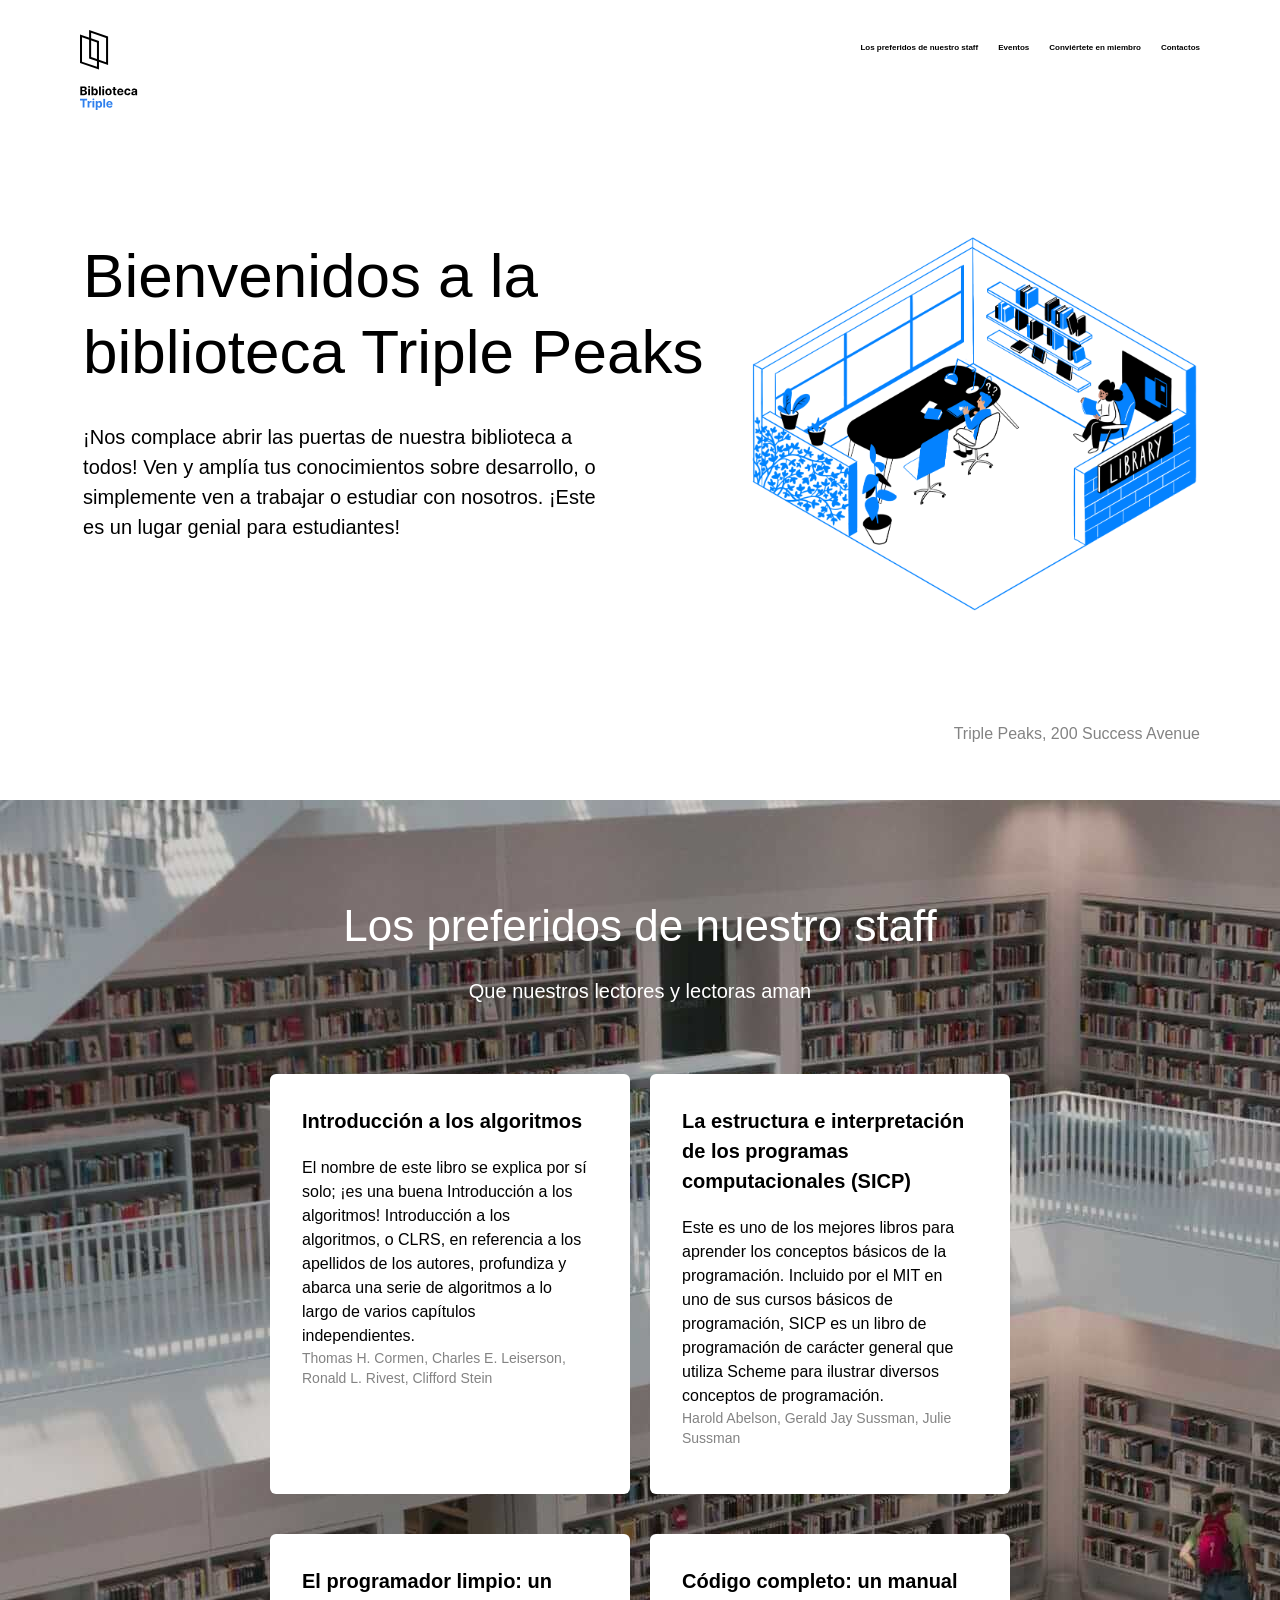
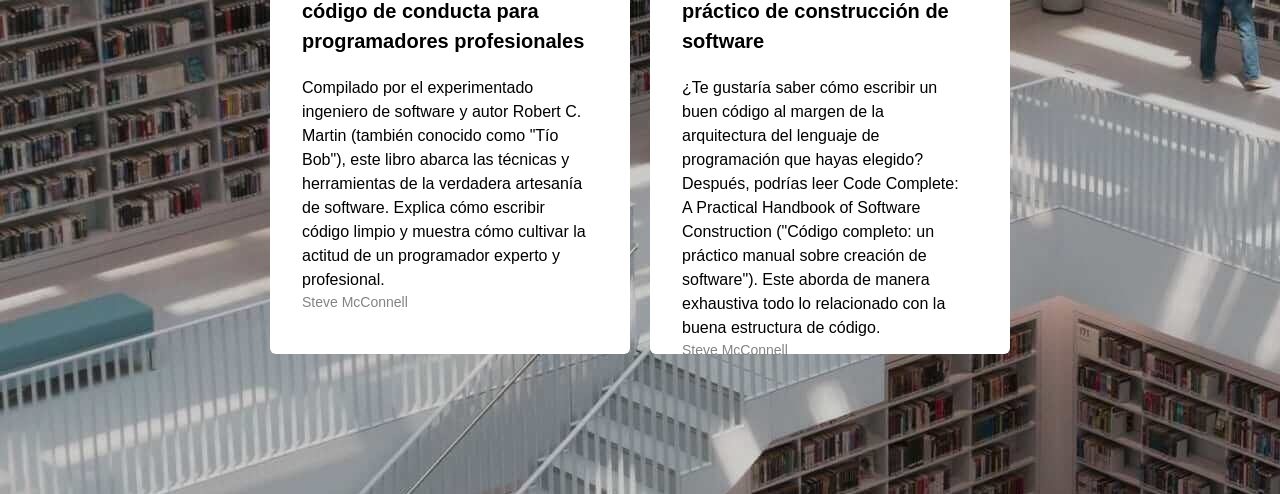
<file: web_project_2_starter-kit/index.html>
<!DOCTYPE html>
<html lang="es">
  <head>
    <meta charset="UTF-8" />
    <meta name="viewport" content="width=device-width, initial-scale=1.0" />
    <title>Biblioteca Triple Peaks</title>
    <link rel="shortcut icon" href="favicon.ico" />
    <link rel="stylesheet" href="./vendor/normalize.css" />
    <link rel="stylesheet" href="./styles/style.css" />
  </head>

  <body>
    <div class="page">
      <header class="header">
        <nav class="nav">
          <img
            src="./images/logo.svg"
            alt="Logotipo de la Biblioteca Triple Peaks"
            class="nav__logo"
          />
          <!-- Se supone que poner enlaces de navegación en una lista es la mejor práctica para escribir el código semántico, ya que permite a los lectores de pantalla hacer una pausa entre cada enlace en lugar de leer todos los enlaces como una oración. -->
          <ul class="nav__links">
            <li>
              <a class="nav__link" href="#staff-title"
                >Los preferidos de nuestro staff</a
              >
            </li>
            <li>
              <a class="nav__link">Eventos</a>
            </li>
            <li>
              <a class="nav__link">Conviértete en miembro</a>
            </li>
            <li>
              <a class="nav__link">Contactos</a>
            </li>
          </ul>
        </nav>
        <div class="header__content">
          <div class="header__text">
            <h1 class="header__title">
              Bienvenidos a la biblioteca Triple Peaks
            </h1>
            <p class="header__description">
              ¡Nos complace abrir las puertas de nuestra biblioteca a todos! Ven
              y amplía tus conocimientos sobre desarrollo, o simplemente ven a
              trabajar o estudiar con nosotros. ¡Este es un lugar genial para
              estudiantes!
            </p>
          </div>
          <img
            src="./images/inside_the_library.png"
            alt="Ilustración 'Dentro de la biblioteca'"
            class="header__image"
          />
        </div>
        <div class="header__footer">
          <p class="header__address">Triple Peaks, 200 Success Avenue</p>
        </div>
      </header>
      <main class="main">
        <section class="staff">
          <h2 class="staff__title" id="staff-title">
            Los preferidos de nuestro staff
          </h2>
          <p class="staff__subtitle">Que nuestros lectores y lectoras aman</p>
          <ul class="staff__cards">
            <li class="card">
              <div class="card__content">
                <h3 class="card__title">Introducción a los algoritmos</h3>
                <p class="card__text">
                  El nombre de este libro se explica por sí solo; ¡es una buena
                  Introducción a los algoritmos! Introducción a los algoritmos,
                  o CLRS, en referencia a los apellidos de los autores,
                  profundiza y abarca una serie de algoritmos a lo largo de
                  varios capítulos independientes.
                </p>
                <p class="card__footer">
                  Thomas H. Cormen, Charles E. Leiserson, Ronald L. Rivest,
                  Clifford Stein
                </p>
              </div>
            </li>

            <li class="card">
              <div class="card__content">
                <h3 class="card__title">
                  La estructura e interpretación de los programas
                  computacionales (SICP)
                </h3>
                <p class="card__text">
                  Este es uno de los mejores libros para aprender los conceptos
                  básicos de la programación. Incluido por el MIT en uno de sus
                  cursos básicos de programación, SICP es un libro de
                  programación de carácter general que utiliza Scheme para
                  ilustrar diversos conceptos de programación.
                </p>
                <p class="card__footer">
                  Harold Abelson, Gerald Jay Sussman, Julie Sussman
                </p>
              </div>
            </li>

            <li class="card">
              <div class="card__content">
                <h3 class="card__title">
                  El programador limpio: un código de conducta para
                  programadores profesionales
                </h3>
                <p class="card__text">
                  Compilado por el experimentado ingeniero de software y autor
                  Robert C. Martin (también conocido como "Tío Bob"), este libro
                  abarca las técnicas y herramientas de la verdadera artesanía
                  de software. Explica cómo escribir código limpio y muestra
                  cómo cultivar la actitud de un programador experto y
                  profesional.
                </p>
                <p class="card__footer">Steve McConnell</p>
              </div>
            </li>

            <li class="card">
              <div class="card__content">
                <h3 class="card__title">
                  Código completo: un manual práctico de construcción de
                  software
                </h3>
                <p class="card__text">
                  ¿Te gustaría saber cómo escribir un buen código al margen de
                  la arquitectura del lenguaje de programación que hayas
                  elegido? Después, podrías leer Code Complete: A Practical
                  Handbook of Software Construction ("Código completo: un
                  práctico manual sobre creación de software"). Este aborda de
                  manera exhaustiva todo lo relacionado con la buena estructura
                  de código.
                </p>
                <p class="card__footer">Steve McConnell</p>
              </div>
            </li>
          </ul>
        </section>
      </main>
    </div>
  </body>
</html>
</file>
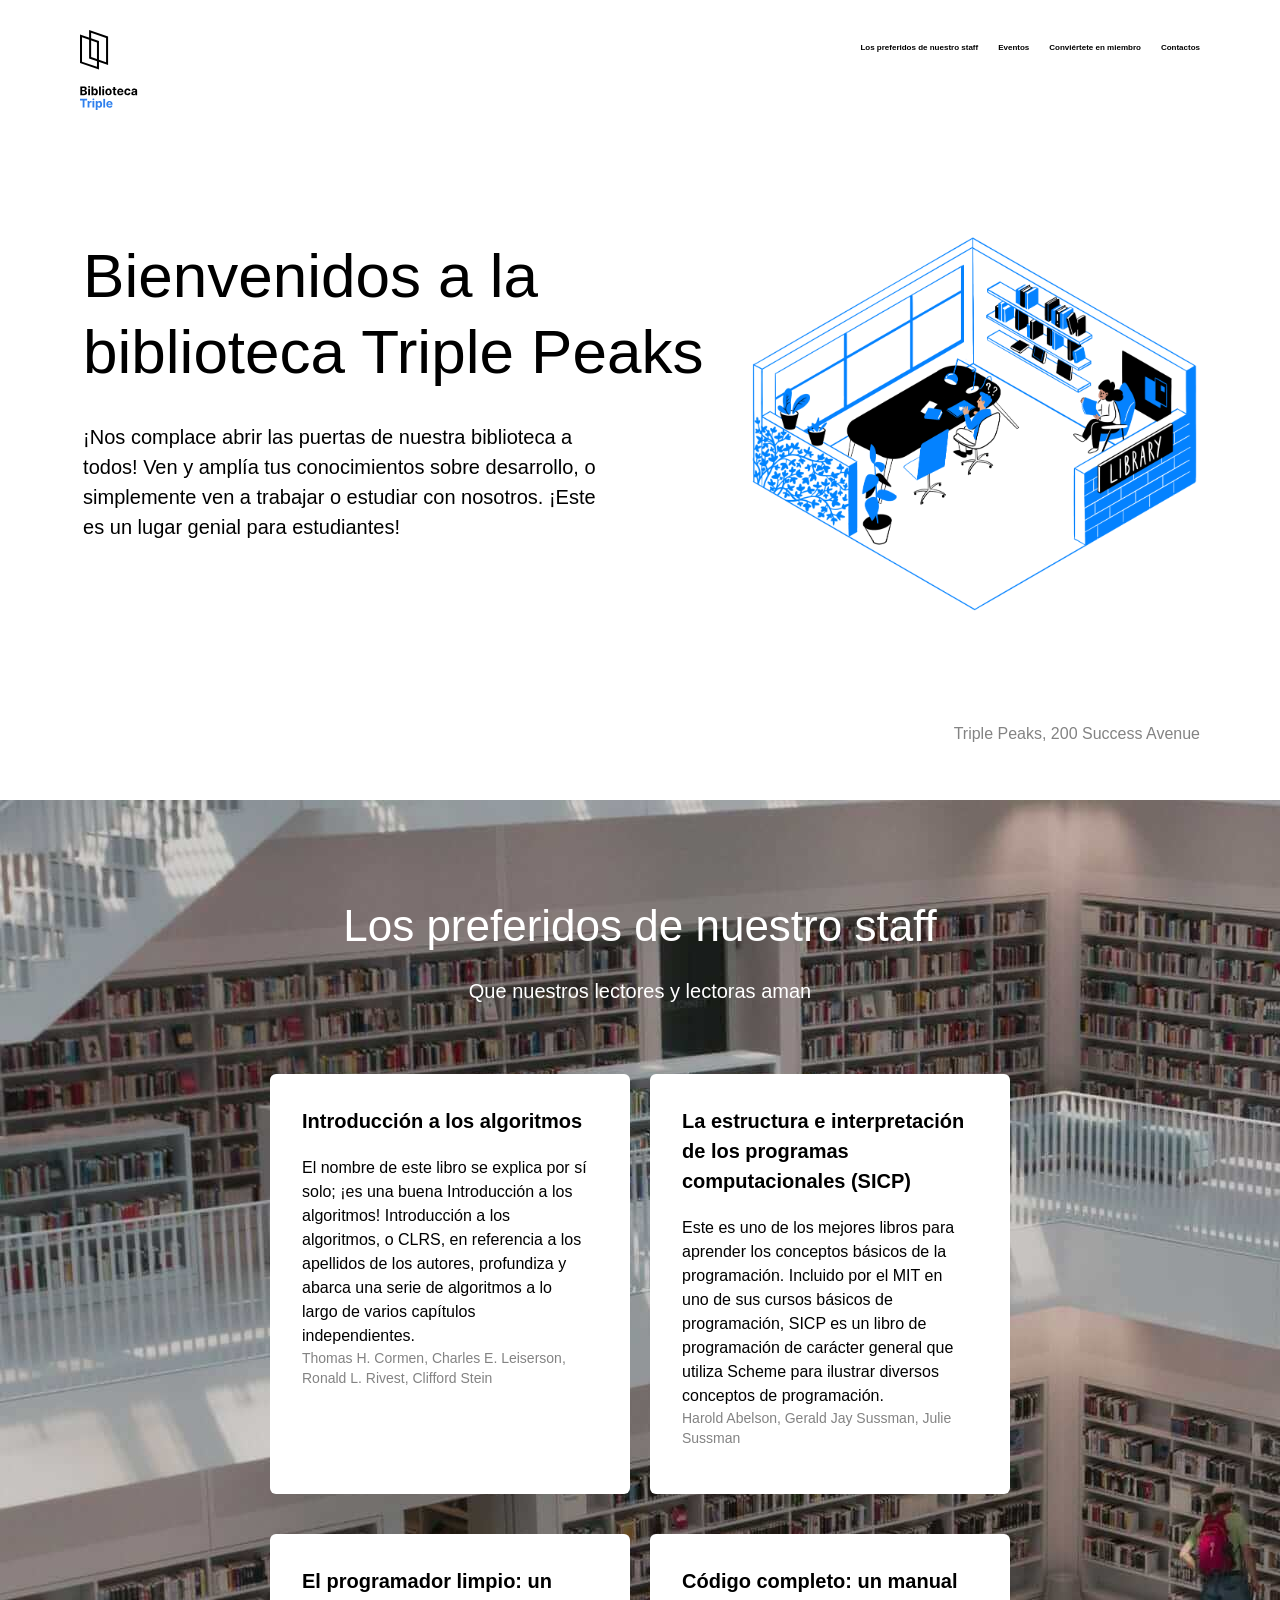
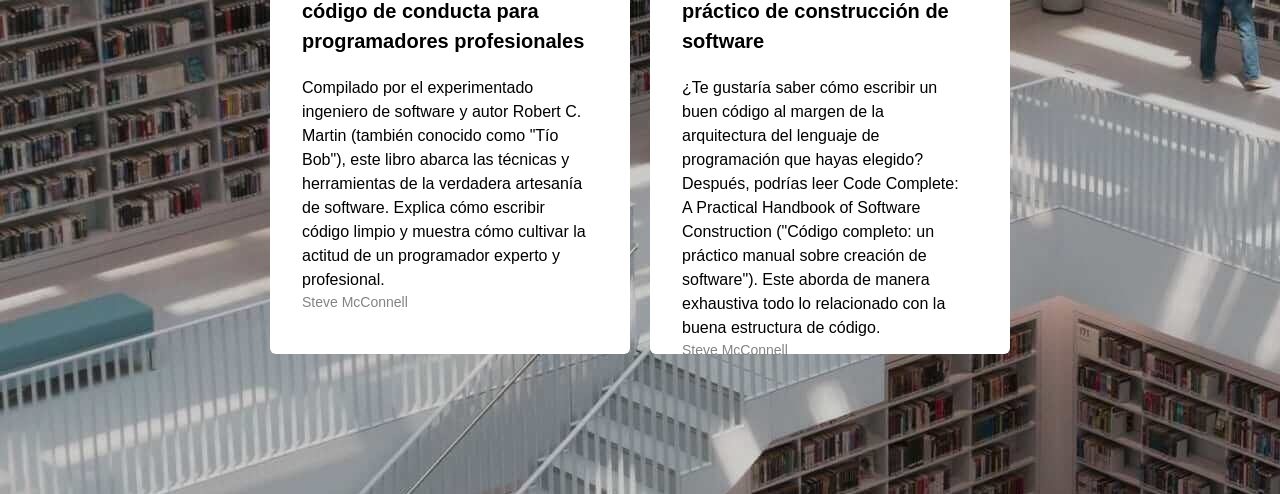
<file: web_project_2_starter-kit/web_project_2_starter-kit/index.html>
<!DOCTYPE html>
<html lang="es">
  <head>
    <meta charset="UTF-8" />
    <meta name="viewport" content="width=device-width, initial-scale=1.0" />
    <title>Biblioteca Triple Peaks</title>
    <link rel="shortcut icon" href="favicon.ico" />
    <link rel="stylesheet" href="./vendor/normalize.css" />
    <link rel="stylesheet" href="./styles/style.css" />
  </head>

  <body>
    <div class="page">
      <header class="header">
        <nav class="nav">
          <img
            src="./images/logo.svg"
            alt="Logotipo de la Biblioteca Triple Peaks"
            class="nav__logo"
          />
          <!-- Se supone que poner enlaces de navegación en una lista es la mejor práctica para escribir el código semántico, ya que permite a los lectores de pantalla hacer una pausa entre cada enlace en lugar de leer todos los enlaces como una oración. -->
          <ul class="nav__links">
            <li>
              <a class="nav__link" href="#staff-title"
                >Los preferidos de nuestro staff</a
              >
            </li>
            <li>
              <a class="nav__link">Eventos</a>
            </li>
            <li>
              <a class="nav__link">Conviértete en miembro</a>
            </li>
            <li>
              <a class="nav__link">Contactos</a>
            </li>
          </ul>
        </nav>
        <div class="header__content">
          <div class="header__text">
            <h1 class="header__title">
              Bienvenidos a la biblioteca Triple Peaks
            </h1>
            <p class="header__description">
              ¡Nos complace abrir las puertas de nuestra biblioteca a todos! Ven
              y amplía tus conocimientos sobre desarrollo, o simplemente ven a
              trabajar o estudiar con nosotros. ¡Este es un lugar genial para
              estudiantes!
            </p>
          </div>
          <img
            src="./images/inside_the_library.png"
            alt="Ilustración 'Dentro de la biblioteca'"
            class="header__image"
          />
        </div>
        <div class="header__footer">
          <p class="header__address">Triple Peaks, 200 Success Avenue</p>
        </div>
      </header>
      <main class="main">
        <section class="content">
          <div class="staff">
            <h2 class="staff__title" id="staff-title">
              Los preferidos de nuestro staff
            </h2>
            <p class="staff__subtitle">Que nuestros lectores y lectoras aman</p>
            <ul class="staff__cards">
              <li class="card">
                <div class="card__content">
                  <h3 class="card__title">Introducción a los algoritmos</h3>
                  <p class="card__text">
                    El nombre de este libro se explica por sí solo; ¡es una
                    buena Introducción a los algoritmos! Introducción a los
                    algoritmos, o CLRS, en referencia a los apellidos de los
                    autores, profundiza y abarca una serie de algoritmos a lo
                    largo de varios capítulos independientes.
                  </p>
                  <p class="card__footer">
                    Thomas H. Cormen, Charles E. Leiserson, Ronald L. Rivest,
                    Clifford Stein
                  </p>
                </div>
              </li>

              <li class="card">
                <div class="card__content">
                  <h3 class="card__title">
                    La estructura e interpretación de los programas
                    computacionales (SICP)
                  </h3>
                  <p class="card__text">
                    Este es uno de los mejores libros para aprender los
                    conceptos básicos de la programación. Incluido por el MIT en
                    uno de sus cursos básicos de programación, SICP es un libro
                    de programación de carácter general que utiliza Scheme para
                    ilustrar diversos conceptos de programación.
                  </p>
                  <p class="card__footer">
                    Harold Abelson, Gerald Jay Sussman, Julie Sussman
                  </p>
                </div>
              </li>

              <li class="card">
                <div class="card__content">
                  <h3 class="card__title">
                    El programador limpio: un código de conducta para
                    programadores profesionales
                  </h3>
                  <p class="card__text">
                    Compilado por el experimentado ingeniero de software y autor
                    Robert C. Martin (también conocido como "Tío Bob"), este
                    libro abarca las técnicas y herramientas de la verdadera
                    artesanía de software. Explica cómo escribir código limpio y
                    muestra cómo cultivar la actitud de un programador experto y
                    profesional.
                  </p>
                  <p class="card__footer">Steve McConnell</p>
                </div>
              </li>

              <li class="card">
                <div class="card__content">
                  <h3 class="card__title">
                    Código completo: un manual práctico de construcción de
                    software
                  </h3>
                  <p class="card__text">
                    ¿Te gustaría saber cómo escribir un buen código al margen de
                    la arquitectura del lenguaje de programación que hayas
                    elegido? Después, podrías leer Code Complete: A Practical
                    Handbook of Software Construction ("Código completo: un
                    práctico manual sobre creación de software"). Este aborda de
                    manera exhaustiva todo lo relacionado con la buena
                    estructura de código.
                  </p>
                  <p class="card__footer">Steve McConnell</p>
                </div>
              </li>
            </ul>
          </div>
        </section>
      </main>
    </div>
  </body>
</html>
</file>
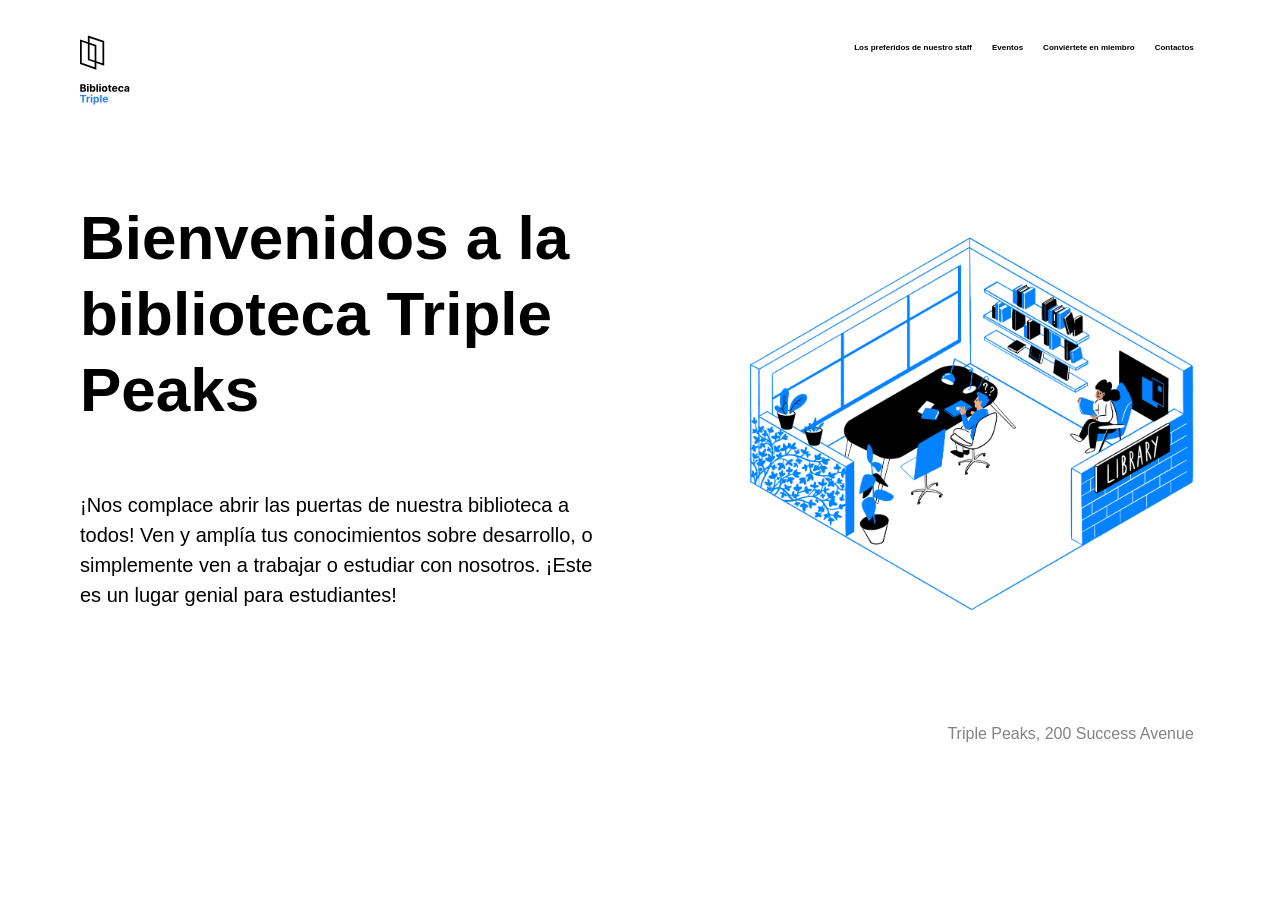
<file: web_project_2_starter-kit/web_project_2_starter-kit/web_project_2_starter-kit/index.html>
<!DOCTYPE html>
<html lang="es">
  <head>
    <meta charset="UTF-8" />
    <meta name="viewport" content="width=device-width, initial-scale=1.0" />
    <title>Biblioteca Triple Peaks</title>
    <link rel="shortcut icon" href="favicon.ico" />
    <link rel="stylesheet" href="./vendor/normalize.css" />
    <link rel="stylesheet" href="./styles/style.css" />
  </head>

  <body>
    <div class="page">
      <div class="header">
        <div class="nav">
          <img
            src="./images/logo.svg"
            alt="Logotipo de la Biblioteca Triple Peaks"
            class="nav__logo"
          />
          <!-- Se supone que poner enlaces de navegación en una lista es la mejor práctica para escribir el código semántico, ya que permite a los lectores de pantalla hacer una pausa entre cada enlace en lugar de leer todos los enlaces como una oración. -->
          <ul class="nav__links">
            <li>
              <a class="nav__link">Los preferidos de nuestro staff</a>
            </li>
            <li>
              <a class="nav__link">Eventos</a>
            </li>
            <li>
              <a class="nav__link">Conviértete en miembro</a>
            </li>
            <li>
              <a class="nav__link">Contactos</a>
            </li>
          </ul>
        </div>
        <div class="header__content">
          <div class="header__text">
            <h1 class="header__title">
              Bienvenidos a la biblioteca Triple Peaks
            </h1>
            <p class="header__description">
              ¡Nos complace abrir las puertas de nuestra biblioteca a todos! Ven
              y amplía tus conocimientos sobre desarrollo, o simplemente ven a
              trabajar o estudiar con nosotros. ¡Este es un lugar genial para
              estudiantes!
            </p>
          </div>
          <img
            src="./images/inside_the_library.png"
            alt="Ilustración 'Dentro de la biblioteca'"
            class="header__image"
          />
        </div>
        <div class="header__footer">
          <p class="header__address">Triple Peaks, 200 Success Avenue</p>
        </div>
      </div>

      <div class="content">
        <div class="staff">
          <!-- --------------------------------------------------------------- -->
          <!--        No descomentar hasta la etapa final del proyecto.            -->
          <!-- --------------------------------------------------------------- -->
          <!--<h2 class="staff__title">Los preferidos de nuestro staff</h2>
        <p class="staff__subtitle">Que nuestros lectores y lectoras aman</p>
        <ul>
          <li class="card">
            <div class="card__content">
              <h3 class="card__title">Introducción a los algoritmos</h3>
              <p class="card__text">
                El nombre de este libro se explica por sí solo; ¡es una buena
                Introducción a los algoritmos! Introducción a los algoritmos, o CLRS,
                en referencia a los apellidos de los autores, profundiza y
                abarca una serie de algoritmos a lo largo de varios capítulos
                independientes.
              </p>
              <p class="card__footer">
                Thomas H. Cormen, Charles E. Leiserson, Ronald L. Rivest,
                Clifford Stein
              </p>
            </div>
          </li>

          <li class="card">
            <div class="card__content">
              <h3 class="card__title">
                La estructura e interpretación de los programas computacionales (SICP)
              </h3>
              <p class="card__text">
                Este es uno de los mejores libros para aprender los conceptos básicos de
                la programación. Incluido por el MIT en uno de sus cursos
                básicos de programación, SICP es un libro de programación de carácter general
                que utiliza Scheme para ilustrar diversos conceptos de programación.
              </p>
              <p class="card__footer">
                Harold Abelson, Gerald Jay Sussman, Julie Sussman
              </p>
            </div>
          </li>

          <li class="card">
            <div class="card__content">
              <h3 class="card__title">
                El programador limpio: un código de conducta para programadores profesionales
              </h3>
              <p class="card__text">
                Compilado por el experimentado ingeniero de software y autor Robert C.
                Martin (también conocido como "Tío Bob"), este libro abarca las
                técnicas y herramientas de la verdadera artesanía de software. Explica
                cómo escribir código limpio y muestra cómo cultivar la
                actitud de un programador experto y profesional.
              </p>
              <p class="card__footer">Steve McConnell</p>
            </div>
          </li>

          <li class="card">
            <div class="card__content">
              <h3 class="card__title">
                Código completo: un manual práctico de construcción de software
              </h3>
              <p class="card__text">
                ¿Te gustaría saber cómo escribir un buen código al margen de la
                arquitectura del lenguaje de programación que hayas elegido? Después,
                podrías leer Code Complete: A Practical Handbook of Software
                Construction ("Código completo: un práctico manual sobre creación de software"). Este aborda de manera exhaustiva todo lo relacionado con
                la buena estructura de código.
              </p>
              <p class="card__footer">Steve McConnell</p>
            </div>
          </li>
        </ul>-->
        </div>
      </div>
    </div>
  </body>
</html>
</file>
<file: web_project_2_starter-kit/styles/style.css>
.page {
  min-width: 1100px;
  max-width: 1600px;
  margin: auto;
  font-family: arial, sans-serif;
  font-size: 16px;
  line-height: 20px;
}

.header {
  display: flex;
  flex-direction: column;
  min-height: 720px;
  max-height: 800px;
  padding: 30px 80px 40px;
  box-sizing: border-box;
  align-items: center;
  position: relative;
  height: 100vh;
}

.nav {
  display: flex;
  flex-direction: row;
  justify-content: space-between;
  height: 80px;
  width: 100%;
}

.nav__logo {
  height: 80px;
  width: 58px;
}

.nav__links {
  display: flex;
  flex-direction: row;
  flex-wrap: wrap;
  margin: 8px 0 0;
  list-style-type: none;
  font-size: 8px;
  justify-content: space-between;
  column-gap: 20px;
  padding-left: 0;
}

.nav__link {
  color: #000000;
  text-decoration: none;
  font-weight: bold;
}

.header__content {
  display: flex;
  flex-direction: row;
  justify-content: space-between;
  margin: auto;
  flex-grow: 1;
}

.header__title {
  max-width: 635px;
  font-size: 62px;
  line-height: 76px;
  font-weight: 500;
  margin: 0;
  margin-top: 128px;
}

.header__description {
  max-width: 515px;
  font-size: 20px;
  line-height: 30px;
  margin: 0;
  margin-top: 32px;
}

.header__image {
  max-width: 636px;
  max-height: 400px;
  object-fit: cover;
  margin-left: 20px;
  align-self: center;
}

.header__footer {
  margin-top: auto;
  width: 100%;
  display: flex;
  align-items: center;
  justify-content: flex-end;
  box-sizing: border-box;
}

.header__link {
  color: #2f80ed;
  text-decoration: none;
}

.header__address {
  margin-top: auto;
  color: #838383;
  text-align: end;
}

.header__text {
  display: flex;
  flex-direction: column;
}

.staff {
  background-image: url("../images/staff_picks_background.jpg");
  padding: 100px 0 140px;
}

.staff__title {
  text-align: center;
  font-size: 44px;
  line-height: 52px;
  font-weight: 400;
  margin: 0 0 24px;
  color: #ffffff;
}

.staff__subtitle {
  text-align: center;
  font-size: 20px;
  line-height: 30px;
  font-weight: 400;
  margin: 0;
  color: #ffffff;
}

.staff__cards {
  max-width: 760px;
  display: flex;
  flex-direction: row;
  list-style-type: none;
  margin: auto;
  margin-top: 68px;
  padding-left: 0;
  flex-wrap: wrap;
  justify-content: center;
  gap: 40px 20px;
}

.card {
  width: 360px;
  height: 420px;
  background-color: #fff;
  border-radius: 6px;
  padding: 32px 40px 20px 32px;
  box-sizing: border-box;
}

.card__content {
  width: 100%;
  height: 100%;
  display: flex;
  flex-direction: column;
}

.card__title {
  font-size: 20px;
  line-height: 30px;
  font-weight: 700;
  margin: 0;
}

.card__text {
  margin: 20px 0 0;
  font-size: 16px;
  line-height: 24px;
}

.card__footer {
  margin: 0;
  font-size: 14px;
  line-height: 20px;
  color: #838383;
}
</file>
<file: web_project_2_starter-kit/web_project_2_starter-kit/styles/style.css>
.page {
  min-width: 1100px;
  max-width: 1600px;
  margin: auto;
  font-family: arial, sans-serif;
  font-size: 16px;
  line-height: 20px;
}

.header {
  display: flex;
  flex-direction: column;
  min-height: 720px;
  max-height: 800px;
  padding: 30px 80px 40px;
  box-sizing: border-box;
  align-items: center;
  position: relative;
  height: 100vh;
}

.nav {
  display: flex;
  flex-direction: row;
  justify-content: space-between;
  height: 80px;
  width: 100%;
}

.nav__logo {
  height: 80px;
  width: 58px;
}

.nav__links {
  display: flex;
  flex-direction: row;
  flex-wrap: wrap;
  margin: 8px 0 0;
  list-style-type: none;
  font-size: 8px;
  justify-content: space-between;
  column-gap: 20px;
  padding-left: 0;
}

.nav__link {
  color: #000000;
  text-decoration: none;
  font-weight: bold;
}

.header__content {
  display: flex;
  flex-direction: row;
  justify-content: space-between;
  margin: auto;
  flex-grow: 1;
}

.header__title {
  max-width: 635px;
  font-size: 62px;
  line-height: 76px;
  font-weight: 500;
  margin: 0;
  margin-top: 128px;
}

.header__description {
  max-width: 515px;
  font-size: 20px;
  line-height: 30px;
  margin: 0;
  margin-top: 32px;
}

.header__image {
  max-width: 636px;
  max-height: 400px;
  object-fit: cover;
  margin-left: 20px;
  align-self: center;
}

.header__footer {
  margin-top: auto;
  width: 100%;
  display: flex;
  align-items: center;
  justify-content: flex-end;
  box-sizing: border-box;
}

.header__link {
  color: #2f80ed;
  text-decoration: none;
}

.header__address {
  margin-top: auto;
  color: #838383;
  text-align: end;
}

.header__text {
  display: flex;
  flex-direction: column;
}

.staff {
  background-image: url("../images/staff_picks_background.jpg");
  padding: 100px 0 140px;
}

.staff__title {
  text-align: center;
  font-size: 44px;
  line-height: 52px;
  font-weight: 400;
  margin: 0 0 24px;
  color: #ffffff;
}

.staff__subtitle {
  text-align: center;
  font-size: 20px;
  line-height: 30px;
  font-weight: 400;
  margin: 0;
  color: #ffffff;
}

.staff__cards {
  max-width: 760px;
  display: flex;
  flex-direction: row;
  list-style-type: none;
  margin: auto;
  margin-top: 68px;
  padding-left: 0;
  flex-wrap: wrap;
  justify-content: center;
  gap: 40px 20px;
}

.card {
  width: 360px;
  height: 420px;
  background-color: #fff;
  border-radius: 6px;
  padding: 32px 40px 20px 32px;
  box-sizing: border-box;
}

.card__content {
  width: 100%;
  height: 100%;
  display: flex;
  flex-direction: column;
}

.card__title {
  font-size: 20px;
  line-height: 30px;
  font-weight: 700;
  margin: 0;
}

.card__text {
  margin: 20px 0 0;
  font-size: 16px;
  line-height: 24px;
}

.card__footer {
  margin: 0;
  font-size: 14px;
  line-height: 20px;
  color: #838383;
}
</file>
<file: web_project_2_starter-kit/web_project_2_starter-kit/web_project_2_starter-kit/styles/style.css>
.page {
  min-width: 1100px;
  max-width: 1600px;
  margin: auto;
  display: flex;
  font-family: arial, sans-serif;
  font-size: 16px;
  line-height: 20px;
}

.header {
  display: flex;
  flex-direction: column;
  height: 100vh;
  min-height: 720px;
  max-height: 800px;
  padding: 30px 80px 40px;
  position: relative;
  box-sizing: border-box;
  align-items: center;
}

.nav {
  display: flex;
  flex-direction: row;
  justify-content: space-between;
  height: 80px;
  width: 100%;
}

.nav__logo {
  height: 80px;
  width: 50px;
}

.nav__links {
  display: flex;
  flex-direction: row;
  flex-wrap: wrap;
  margin: 8px 0 0;
  list-style: none;
  font-size: 8px;
  justify-content: space-between;
  column-gap: 20px;
}

.nav__link {
  color: #000000;
  text-decoration: none;
  font-weight: bold;
}

.header__content {
  display: flex;
  flex-direction: row;
  justify-content: space-between;
  margin: auto;
  flex-grow: 1;
  /* Agrega las propiedades flex aquí */
}

.header__title {
  max-width: 635px;
  font-size: 62px;
  line-height: 76px;
  font-weight: 500px;
  margin-top: 90px;
}

.header__description {
  max-width: 515px;
  font-size: 20px;
  line-height: 30px;
}

.header__image {
  max-width: 636px;
  max-height: 400px;
  object-fit: cover;
  margin-left: 20px;
  align-self: center;
}

.header__footer {
  margin-top: auto;
  width: 100%;
}

.header__link {
  color: #2f80ed;
  text-decoration: none;
}

.header__address {
  margin-top: auto;
  color: #838383;
  text-align: end;
}

.header__text {
  display: flex;
  flex-direction: column;
}
</file>
